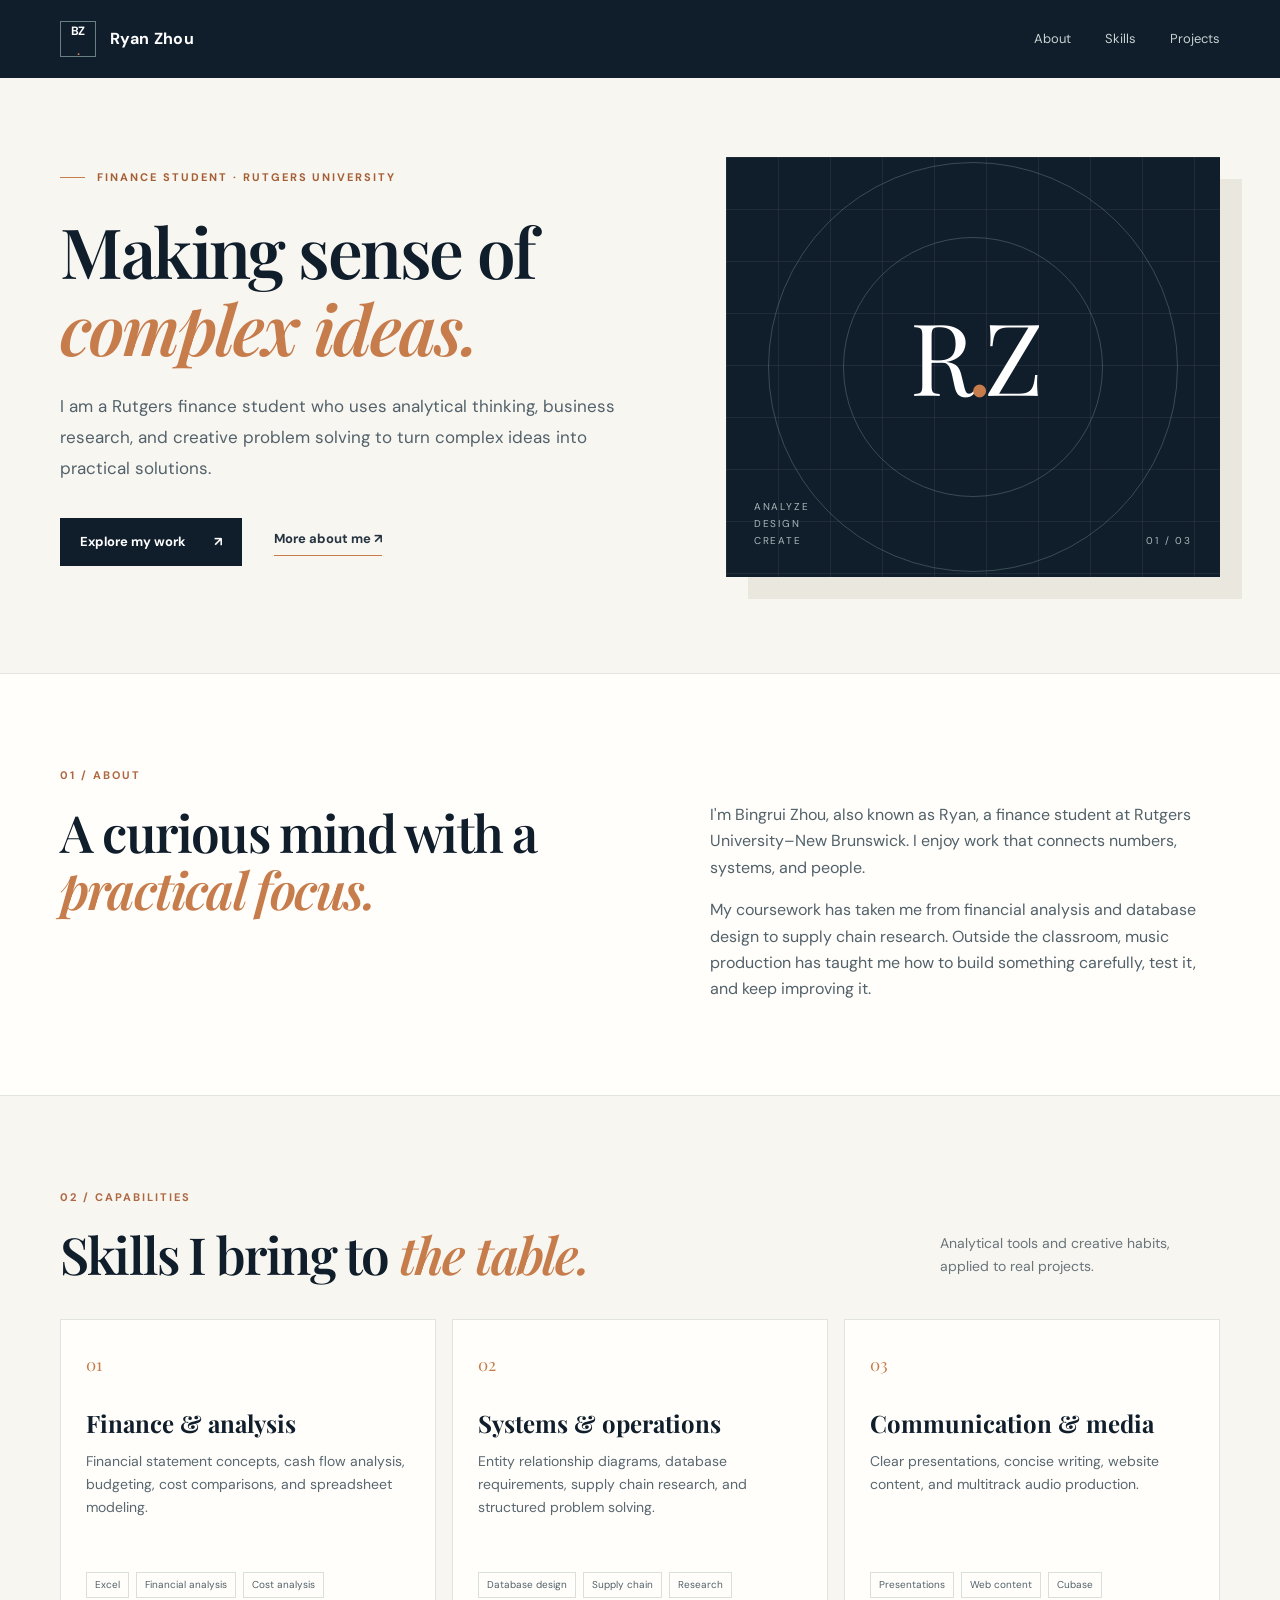
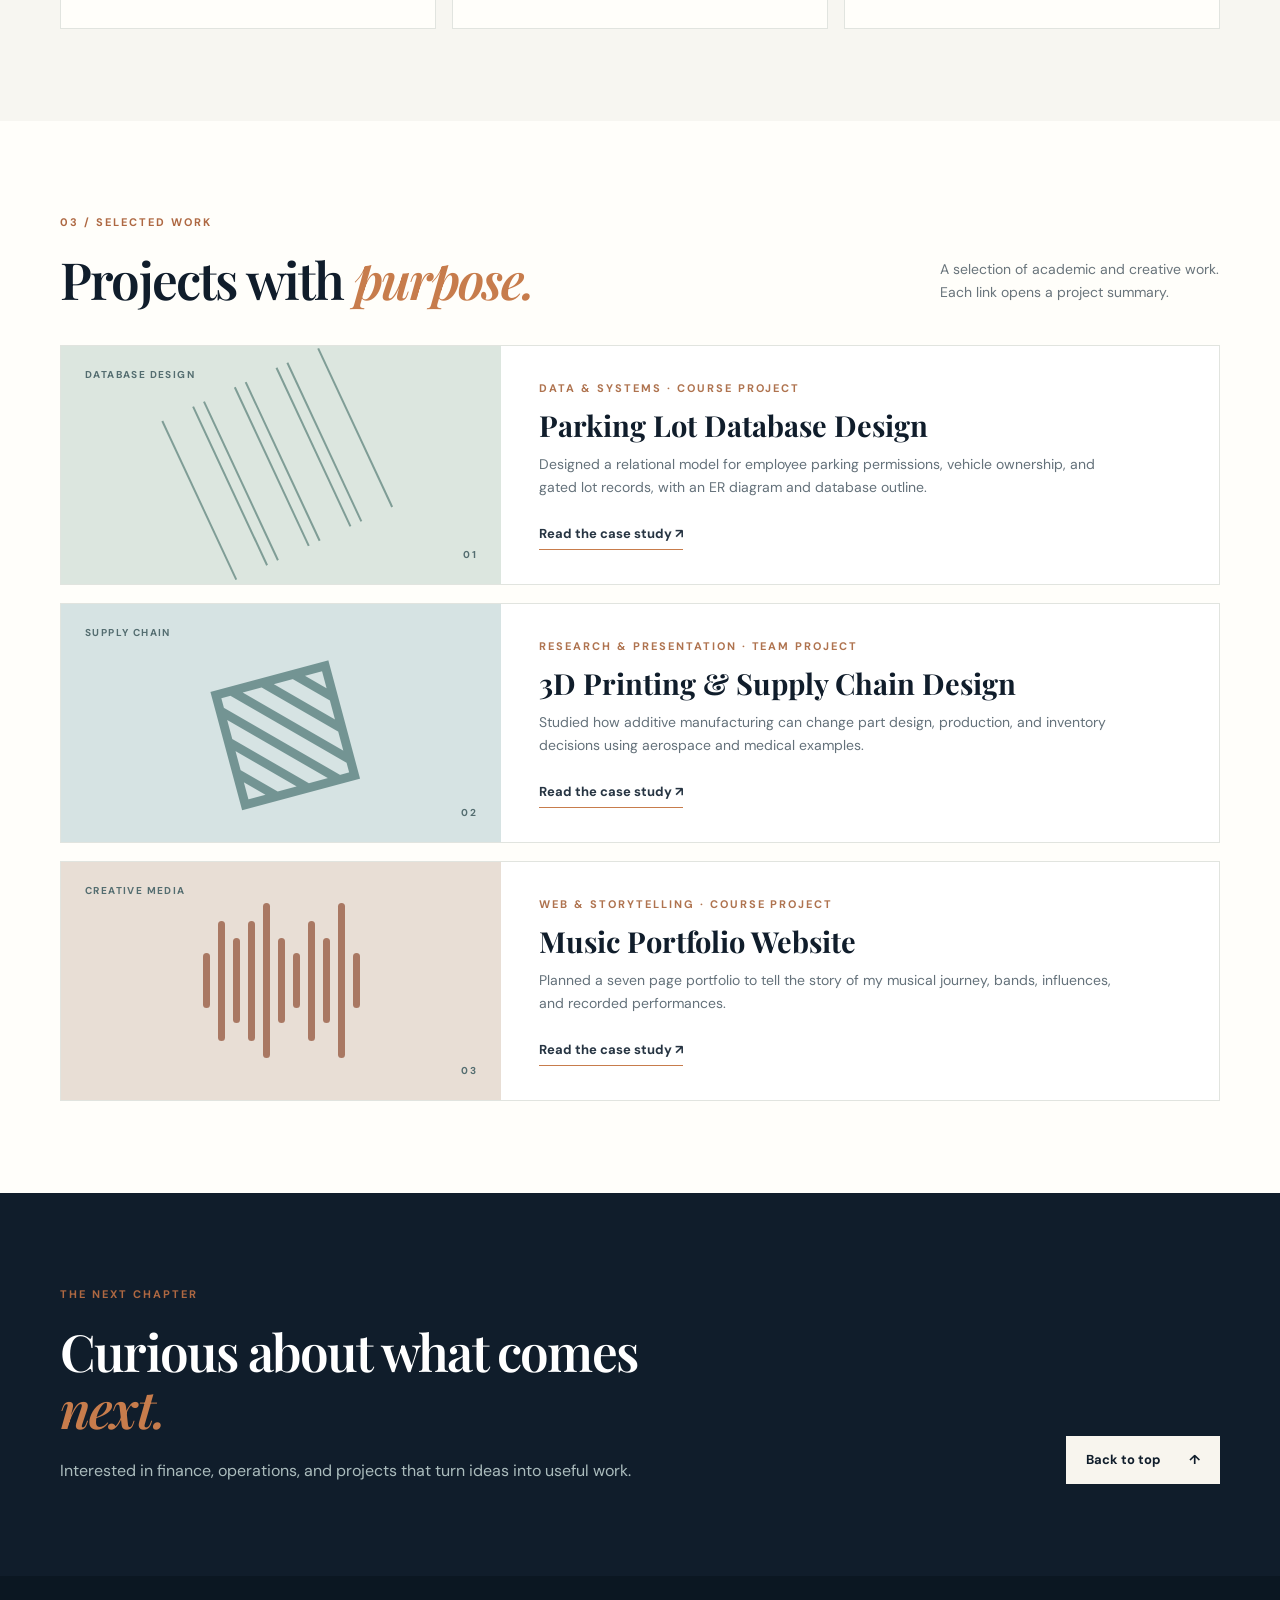
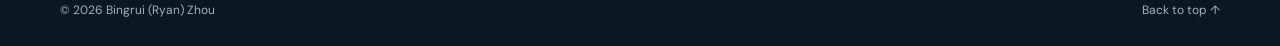
<file: index.html>
<!doctype html>
<html lang="en">
<head>
  <meta charset="utf-8">
  <meta name="viewport" content="width=device-width, initial-scale=1">
  <meta name="description" content="Bingrui (Ryan) Zhou's portfolio: finance, operations, database design, and creative projects.">
  <meta name="theme-color" content="#101d2b">
  <title>Bingrui (Ryan) Zhou | Portfolio</title>
  <link rel="stylesheet" href="styles.css">
</head>
<body>
  <a class="skip-link" href="#main">Skip to content</a>
  <header class="site-header">
    <nav class="nav wrap" aria-label="Main navigation">
      <a class="brand" href="#top" aria-label="Bingrui Zhou, back to top"><span class="brand-mark">BZ<span class="brand-dot">.</span></span><span>Ryan Zhou</span></a>
      <div class="nav-links"><a href="#about">About</a><a href="#skills">Skills</a><a href="#projects">Projects</a></div>
    </nav>
  </header>

  <main id="main">
    <section class="hero wrap" id="top" aria-labelledby="hero-title">
      <div class="hero-copy">
        <p class="eyebrow"><span class="eyebrow-line"></span> FINANCE STUDENT · RUTGERS UNIVERSITY</p>
        <h1 id="hero-title">Making sense of<br><em>complex ideas.</em></h1>
        <p class="statement">I am a Rutgers finance student who uses analytical thinking, business research, and creative problem solving to turn complex ideas into practical solutions.</p>
        <div class="hero-actions"><a class="button button-primary" href="#projects">Explore my work <span aria-hidden="true">↗</span></a><a class="text-link" href="#about">More about me <span aria-hidden="true">↗</span></a></div>
      </div>
      <div class="hero-art" aria-hidden="true"><div class="art-grid"></div><div class="orbit orbit-one"></div><div class="orbit orbit-two"></div><span class="art-initials">R<span>.</span>Z</span><span class="art-caption">ANALYZE<br>DESIGN<br>CREATE</span><span class="art-index">01 / 03</span></div>
    </section>

    <section class="about section" id="about" aria-labelledby="about-title"><div class="wrap section-grid"><div><p class="section-kicker">01 / ABOUT</p><h2 id="about-title">A curious mind with a <em>practical focus.</em></h2></div><div class="section-copy"><p>I'm Bingrui Zhou, also known as Ryan, a finance student at Rutgers University–New Brunswick. I enjoy work that connects numbers, systems, and people.</p><p>My coursework has taken me from financial analysis and database design to supply chain research. Outside the classroom, music production has taught me how to build something carefully, test it, and keep improving it.</p></div></div></section>

    <section class="skills section" id="skills" aria-labelledby="skills-title"><div class="wrap"><div class="section-heading"><div><p class="section-kicker">02 / CAPABILITIES</p><h2 id="skills-title">Skills I bring to <em>the table.</em></h2></div><p>Analytical tools and creative habits, applied to real projects.</p></div><div class="skill-grid">
      <article class="skill-card"><span class="skill-number">01</span><h3>Finance & analysis</h3><p>Financial statement concepts, cash flow analysis, budgeting, cost comparisons, and spreadsheet modeling.</p><div class="tags"><span>Excel</span><span>Financial analysis</span><span>Cost analysis</span></div></article>
      <article class="skill-card"><span class="skill-number">02</span><h3>Systems & operations</h3><p>Entity relationship diagrams, database requirements, supply chain research, and structured problem solving.</p><div class="tags"><span>Database design</span><span>Supply chain</span><span>Research</span></div></article>
      <article class="skill-card"><span class="skill-number">03</span><h3>Communication & media</h3><p>Clear presentations, concise writing, website content, and multitrack audio production.</p><div class="tags"><span>Presentations</span><span>Web content</span><span>Cubase</span></div></article>
    </div></div></section>

    <section class="projects section" id="projects" aria-labelledby="projects-title"><div class="wrap"><div class="section-heading"><div><p class="section-kicker">03 / SELECTED WORK</p><h2 id="projects-title">Projects with <em>purpose.</em></h2></div><p>A selection of academic and creative work. Each link opens a project summary.</p></div><div class="project-list">
      <article class="project-card"><div class="project-visual visual-parking" aria-hidden="true"><span class="visual-label">DATABASE DESIGN</span><span class="parking-lines"><i></i><i></i><i></i><i></i></span><span class="visual-number">01</span></div><div class="project-info"><p class="project-type">DATA & SYSTEMS · COURSE PROJECT</p><h3>Parking Lot Database Design</h3><p>Designed a relational model for employee parking permissions, vehicle ownership, and gated lot records, with an ER diagram and database outline.</p><a class="project-link" href="projects/parking-lot.html">Read the case study <span aria-hidden="true">↗</span></a></div></article>
      <article class="project-card"><div class="project-visual visual-print" aria-hidden="true"><span class="visual-label">SUPPLY CHAIN</span><span class="print-cube">▧</span><span class="visual-number">02</span></div><div class="project-info"><p class="project-type">RESEARCH & PRESENTATION · TEAM PROJECT</p><h3>3D Printing & Supply Chain Design</h3><p>Studied how additive manufacturing can change part design, production, and inventory decisions using aerospace and medical examples.</p><a class="project-link" href="projects/3d-printing.html">Read the case study <span aria-hidden="true">↗</span></a></div></article>
      <article class="project-card"><div class="project-visual visual-music" aria-hidden="true"><span class="visual-label">CREATIVE MEDIA</span><span class="waveform"><i></i><i></i><i></i><i></i><i></i><i></i><i></i><i></i><i></i><i></i><i></i></span><span class="visual-number">03</span></div><div class="project-info"><p class="project-type">WEB & STORYTELLING · COURSE PROJECT</p><h3>Music Portfolio Website</h3><p>Planned a seven page portfolio to tell the story of my musical journey, bands, influences, and recorded performances.</p><a class="project-link" href="projects/music-portfolio.html">Read the case study <span aria-hidden="true">↗</span></a></div></article>
    </div></div></section>

    <section class="contact section" aria-labelledby="closing-title"><div class="wrap contact-inner"><div><p class="section-kicker">THE NEXT CHAPTER</p><h2 id="closing-title">Curious about what comes <em>next.</em></h2><p>Interested in finance, operations, and projects that turn ideas into useful work.</p></div><a class="button button-light" href="#top">Back to top <span aria-hidden="true">↑</span></a></div></section>
  </main>
  <footer class="footer"><div class="wrap footer-inner"><span>© 2026 Bingrui (Ryan) Zhou</span><a href="#top">Back to top ↑</a></div></footer>
</body>
</html>
</file>
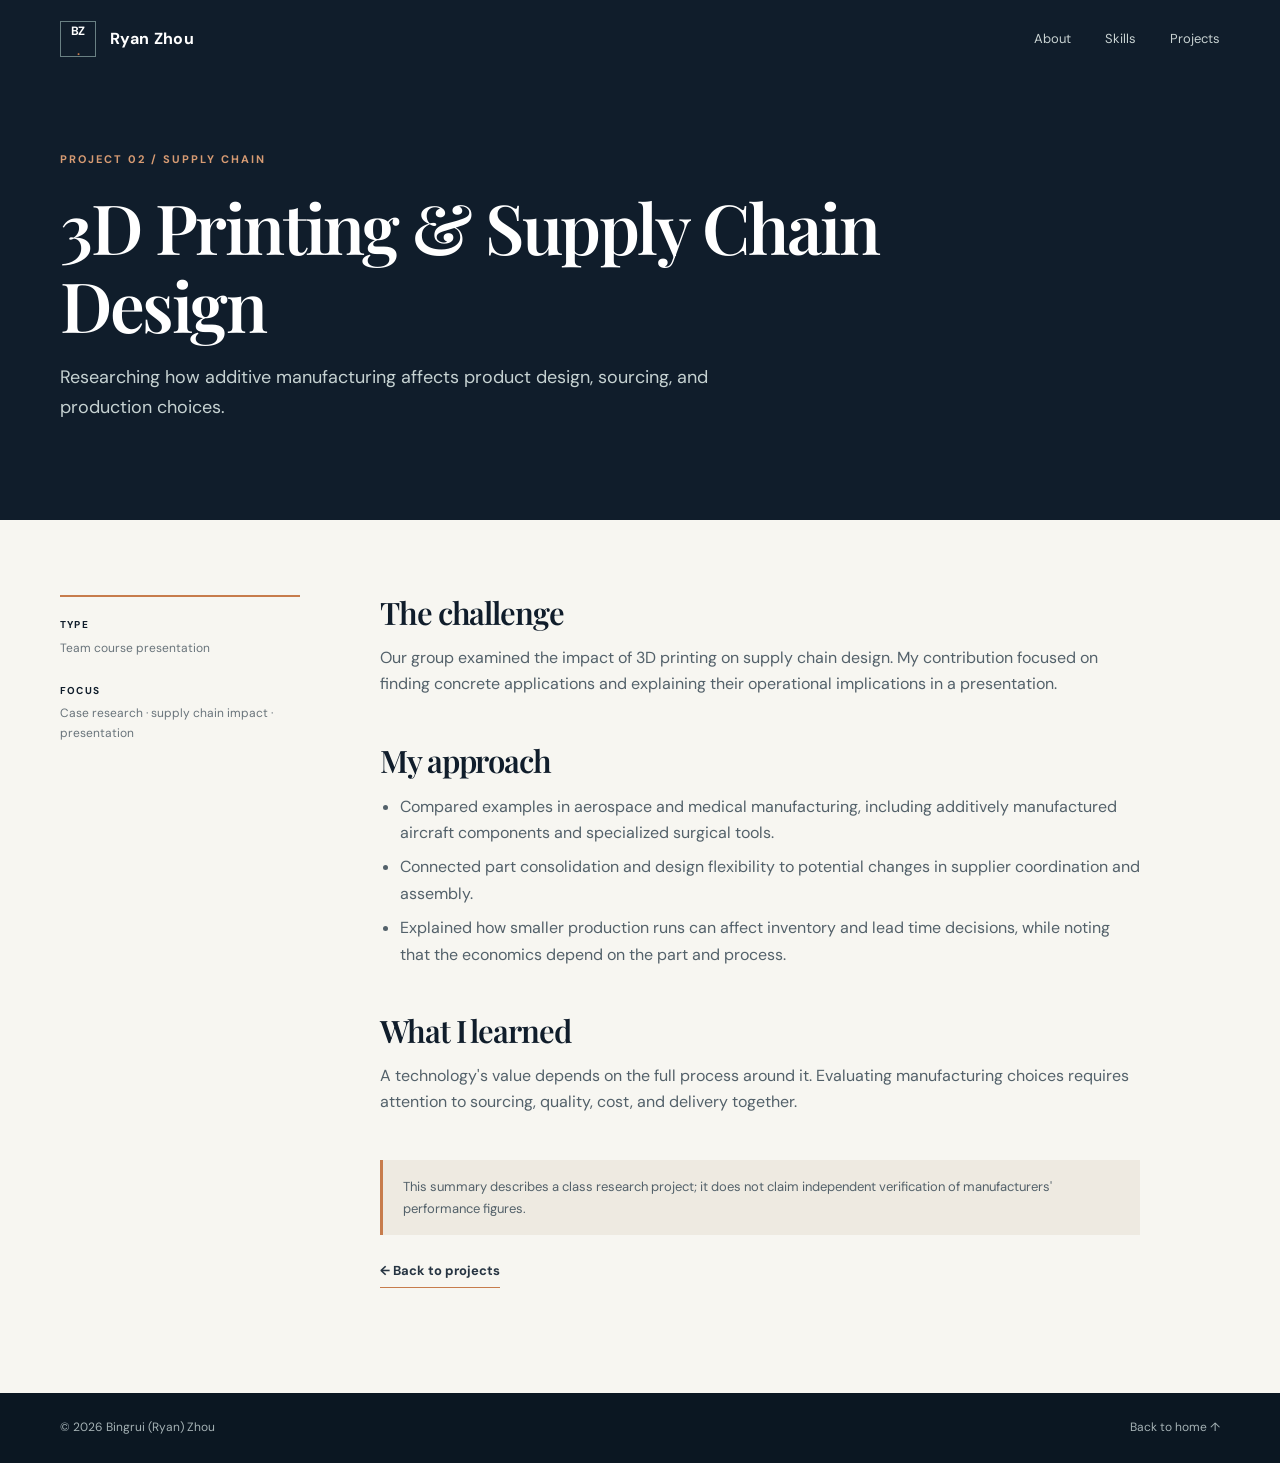
<file: 3d-printing.html>
<!doctype html><html lang="en"><head><meta charset="utf-8"><meta name="viewport" content="width=device-width, initial-scale=1"><meta name="description" content="3D printing and supply chain design case study by Bingrui Zhou."><title>3D Printing & Supply Chain Design | Ryan Zhou</title><link rel="stylesheet" href="../styles.css"></head><body><a class="skip-link" href="#main">Skip to content</a><header class="site-header"><nav class="nav wrap" aria-label="Main navigation"><a class="brand" href="../index.html"><span class="brand-mark">BZ<span class="brand-dot">.</span></span><span>Ryan Zhou</span></a><div class="nav-links"><a href="../index.html#about">About</a><a href="../index.html#skills">Skills</a><a href="../index.html#projects">Projects</a></div></nav></header><main id="main"><div class="case-hero"><div class="wrap"><p class="section-kicker">PROJECT 02 / SUPPLY CHAIN</p><h1>3D Printing & Supply Chain Design</h1><p>Researching how additive manufacturing affects product design, sourcing, and production choices.</p></div></div><div class="case-body wrap"><aside class="case-meta"><div><strong>TYPE</strong><p>Team course presentation</p></div><div><strong>FOCUS</strong><p>Case research · supply chain impact · presentation</p></div></aside><div class="case-content"><section><h2>The challenge</h2><p>Our group examined the impact of 3D printing on supply chain design. My contribution focused on finding concrete applications and explaining their operational implications in a presentation.</p></section><section><h2>My approach</h2><ul><li>Compared examples in aerospace and medical manufacturing, including additively manufactured aircraft components and specialized surgical tools.</li><li>Connected part consolidation and design flexibility to potential changes in supplier coordination and assembly.</li><li>Explained how smaller production runs can affect inventory and lead time decisions, while noting that the economics depend on the part and process.</li></ul></section><section><h2>What I learned</h2><p>A technology's value depends on the full process around it. Evaluating manufacturing choices requires attention to sourcing, quality, cost, and delivery together.</p></section><p class="note">This summary describes a class research project; it does not claim independent verification of manufacturers' performance figures.</p><a class="text-link case-back" href="../index.html#projects">← Back to projects</a></div></div></main><footer class="footer"><div class="wrap footer-inner"><span>© 2026 Bingrui (Ryan) Zhou</span><a href="../index.html#top">Back to home ↑</a></div></footer></body></html>
</file>
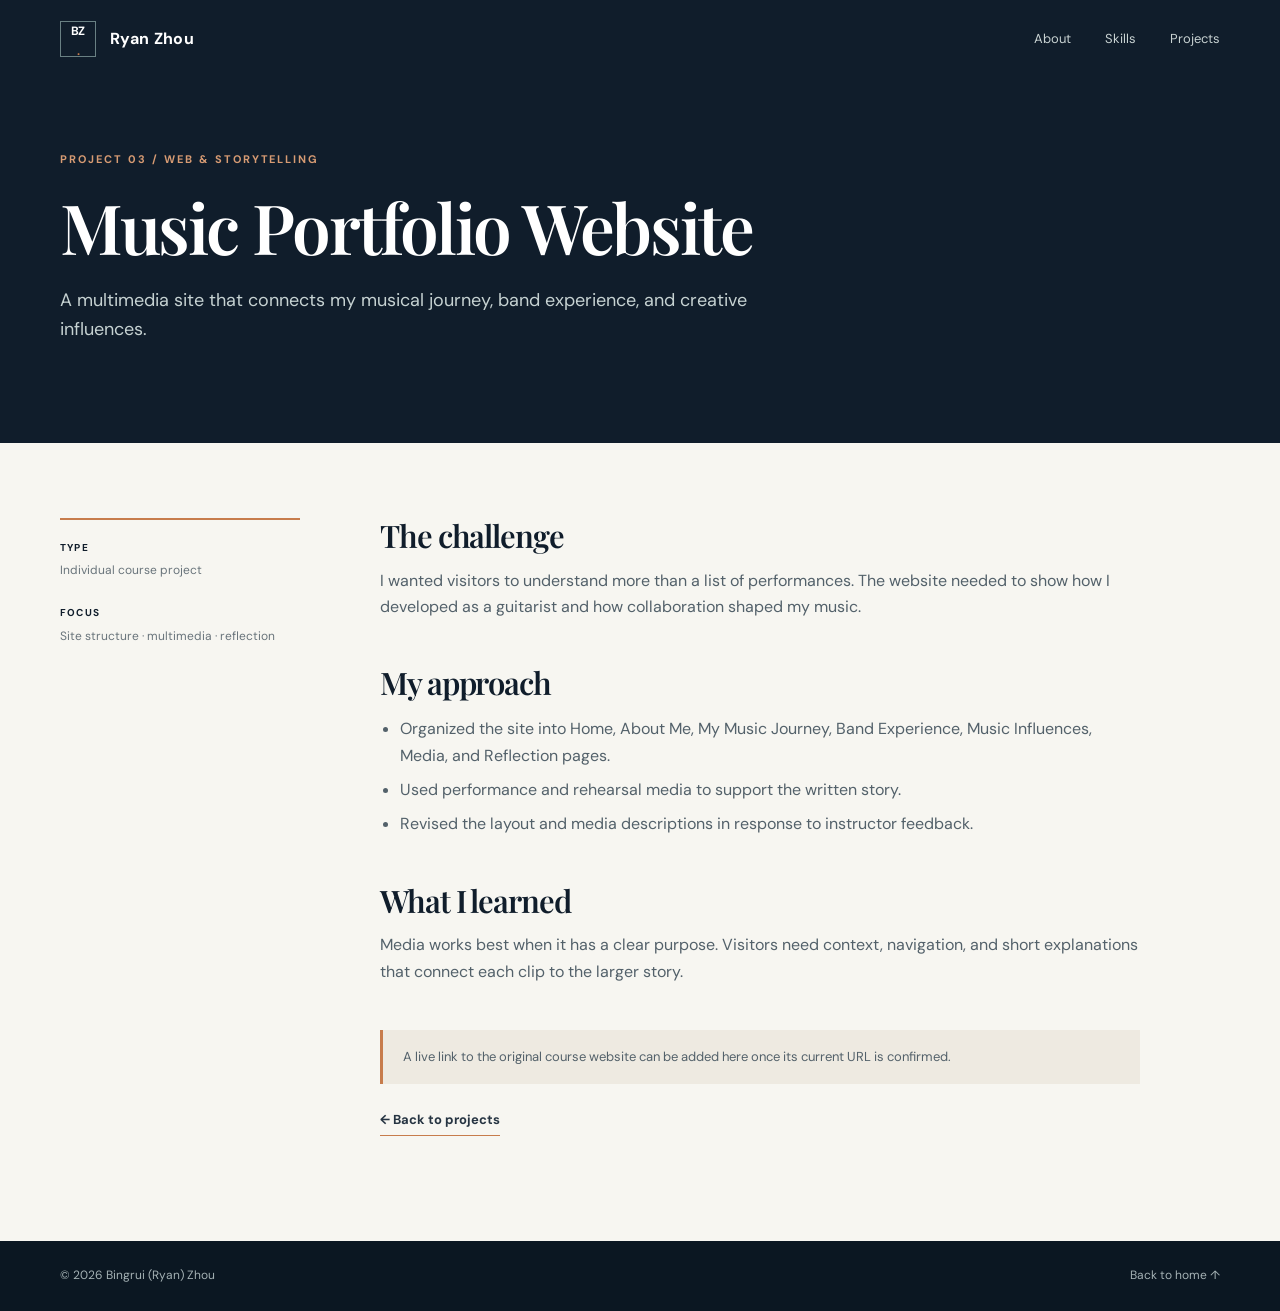
<file: music-portfolio.html>
<!doctype html><html lang="en"><head><meta charset="utf-8"><meta name="viewport" content="width=device-width, initial-scale=1"><meta name="description" content="Music portfolio website case study by Bingrui Zhou."><title>Music Portfolio Website | Ryan Zhou</title><link rel="stylesheet" href="../styles.css"></head><body><a class="skip-link" href="#main">Skip to content</a><header class="site-header"><nav class="nav wrap" aria-label="Main navigation"><a class="brand" href="../index.html"><span class="brand-mark">BZ<span class="brand-dot">.</span></span><span>Ryan Zhou</span></a><div class="nav-links"><a href="../index.html#about">About</a><a href="../index.html#skills">Skills</a><a href="../index.html#projects">Projects</a></div></nav></header><main id="main"><div class="case-hero"><div class="wrap"><p class="section-kicker">PROJECT 03 / WEB & STORYTELLING</p><h1>Music Portfolio Website</h1><p>A multimedia site that connects my musical journey, band experience, and creative influences.</p></div></div><div class="case-body wrap"><aside class="case-meta"><div><strong>TYPE</strong><p>Individual course project</p></div><div><strong>FOCUS</strong><p>Site structure · multimedia · reflection</p></div></aside><div class="case-content"><section><h2>The challenge</h2><p>I wanted visitors to understand more than a list of performances. The website needed to show how I developed as a guitarist and how collaboration shaped my music.</p></section><section><h2>My approach</h2><ul><li>Organized the site into Home, About Me, My Music Journey, Band Experience, Music Influences, Media, and Reflection pages.</li><li>Used performance and rehearsal media to support the written story.</li><li>Revised the layout and media descriptions in response to instructor feedback.</li></ul></section><section><h2>What I learned</h2><p>Media works best when it has a clear purpose. Visitors need context, navigation, and short explanations that connect each clip to the larger story.</p></section><p class="note">A live link to the original course website can be added here once its current URL is confirmed.</p><a class="text-link case-back" href="../index.html#projects">← Back to projects</a></div></div></main><footer class="footer"><div class="wrap footer-inner"><span>© 2026 Bingrui (Ryan) Zhou</span><a href="../index.html#top">Back to home ↑</a></div></footer></body></html>
</file>
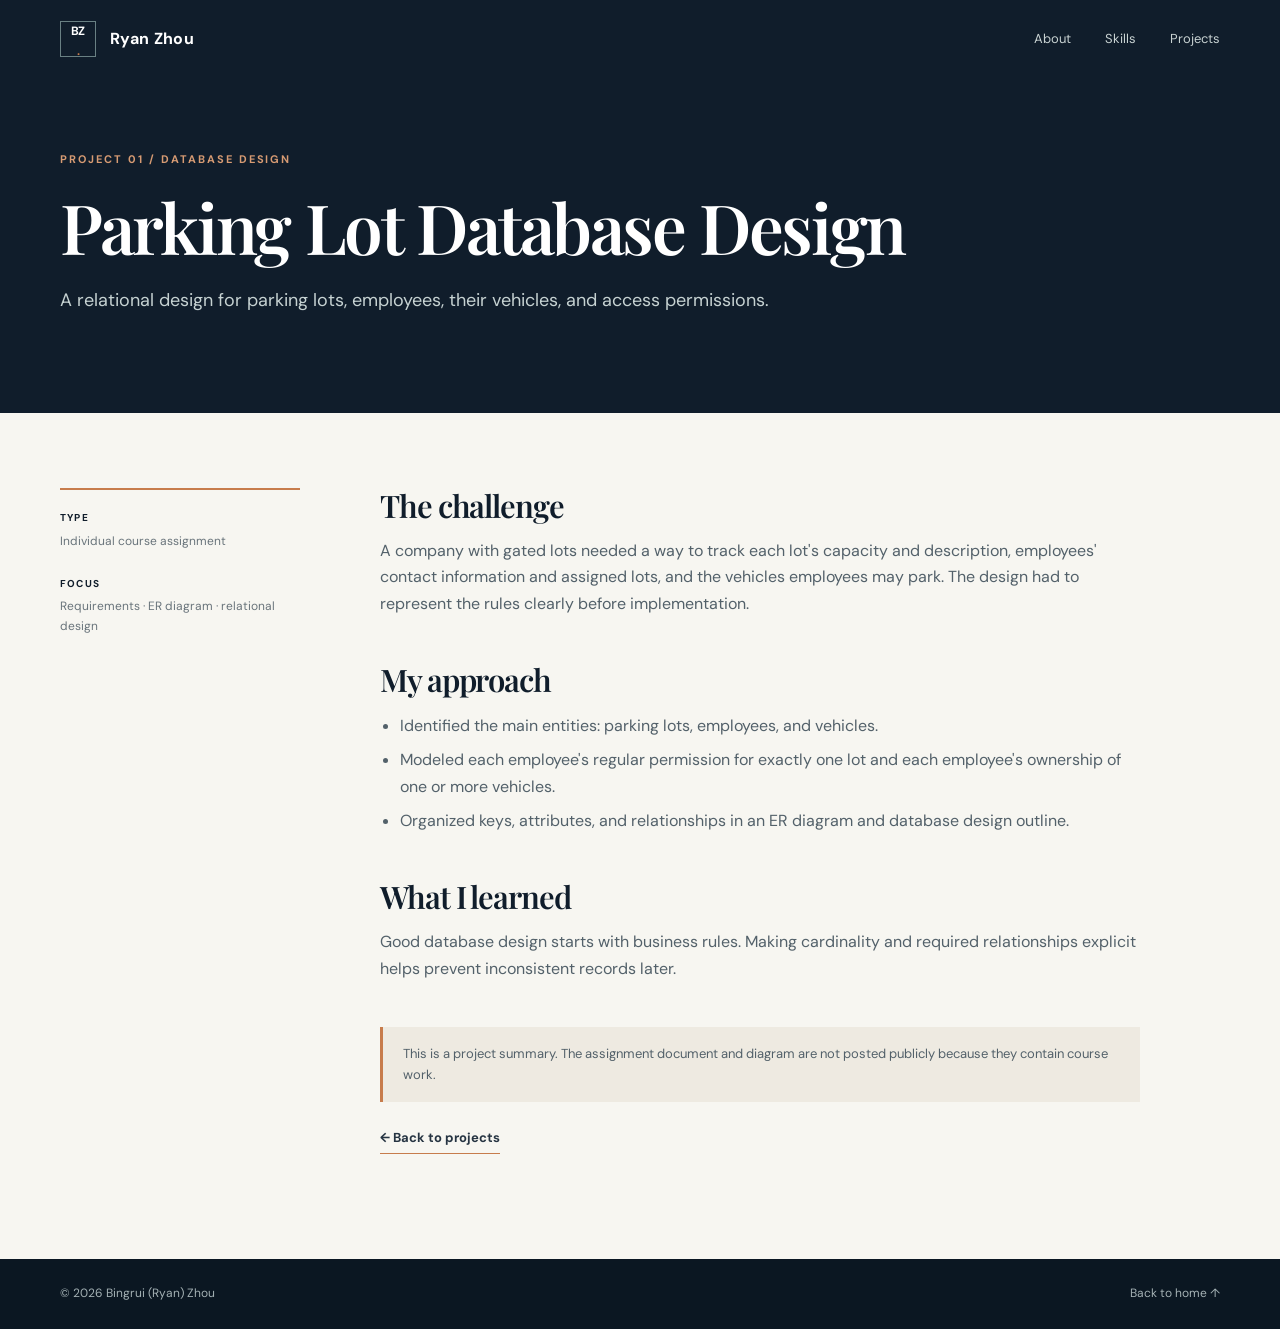
<file: parking-lot.html>
<!doctype html><html lang="en"><head><meta charset="utf-8"><meta name="viewport" content="width=device-width, initial-scale=1"><meta name="description" content="Parking lot database design case study by Bingrui Zhou."><title>Parking Lot Database Design | Ryan Zhou</title><link rel="stylesheet" href="../styles.css"></head><body><a class="skip-link" href="#main">Skip to content</a><header class="site-header"><nav class="nav wrap" aria-label="Main navigation"><a class="brand" href="../index.html"><span class="brand-mark">BZ<span class="brand-dot">.</span></span><span>Ryan Zhou</span></a><div class="nav-links"><a href="../index.html#about">About</a><a href="../index.html#skills">Skills</a><a href="../index.html#projects">Projects</a></div></nav></header><main id="main"><div class="case-hero"><div class="wrap"><p class="section-kicker">PROJECT 01 / DATABASE DESIGN</p><h1>Parking Lot Database Design</h1><p>A relational design for parking lots, employees, their vehicles, and access permissions.</p></div></div><div class="case-body wrap"><aside class="case-meta"><div><strong>TYPE</strong><p>Individual course assignment</p></div><div><strong>FOCUS</strong><p>Requirements · ER diagram · relational design</p></div></aside><div class="case-content"><section><h2>The challenge</h2><p>A company with gated lots needed a way to track each lot's capacity and description, employees' contact information and assigned lots, and the vehicles employees may park. The design had to represent the rules clearly before implementation.</p></section><section><h2>My approach</h2><ul><li>Identified the main entities: parking lots, employees, and vehicles.</li><li>Modeled each employee's regular permission for exactly one lot and each employee's ownership of one or more vehicles.</li><li>Organized keys, attributes, and relationships in an ER diagram and database design outline.</li></ul></section><section><h2>What I learned</h2><p>Good database design starts with business rules. Making cardinality and required relationships explicit helps prevent inconsistent records later.</p></section><p class="note">This is a project summary. The assignment document and diagram are not posted publicly because they contain course work.</p><a class="text-link case-back" href="../index.html#projects">← Back to projects</a></div></div></main><footer class="footer"><div class="wrap footer-inner"><span>© 2026 Bingrui (Ryan) Zhou</span><a href="../index.html#top">Back to home ↑</a></div></footer></body></html>
</file>
<file: styles.css>
@import url('https://fonts.googleapis.com/css2?family=DM+Sans:wght@400;500;600;700&family=Playfair+Display:ital,wght@0,600;1,600&display=swap');
:root{--navy:#101d2b;--navy-2:#182d3e;--cream:#f7f6f1;--paper:#fffefa;--ink:#263442;--muted:#69747b;--line:#e1e4df;--accent:#c77c4c;--green:#8ba8a1;--font: 'DM Sans',Arial,sans-serif;--display:'Playfair Display',Georgia,serif}
*{box-sizing:border-box}html{scroll-behavior:smooth}body{margin:0;background:var(--cream);color:var(--ink);font-family:var(--font);line-height:1.65}a{color:inherit}a:focus-visible{outline:3px solid var(--accent);outline-offset:4px}.wrap{width:min(1160px,calc(100% - 48px));margin:auto}.skip-link{position:absolute;left:16px;top:-60px;z-index:10;padding:8px 12px;background:white}.skip-link:focus{top:12px}.site-header{background:var(--navy);color:#fff}.nav{height:78px;display:flex;justify-content:space-between;align-items:center}.brand{display:inline-flex;align-items:center;gap:14px;text-decoration:none;font-weight:700;letter-spacing:.02em}.brand-mark{border:1px solid #698083;display:grid;place-items:center;width:36px;height:36px;font-size:12px;letter-spacing:-.08em}.brand-dot{color:var(--accent)}.nav-links{display:flex;gap:34px}.nav-links a{font-size:13px;color:#c8d2d2;text-decoration:none}.nav-links a:hover,.footer a:hover{color:#fff}.hero{min-height:595px;padding:65px 0 82px;display:grid;grid-template-columns:1fr .88fr;align-items:center;gap:9%}.eyebrow,.section-kicker,.project-type{font-size:11px;font-weight:700;letter-spacing:.18em}.eyebrow{display:flex;align-items:center;gap:12px;color:#a65f35}.eyebrow-line{width:25px;height:1px;background:var(--accent)}h1,h2,h3,p{margin-top:0}h1,h2{font-family:var(--display);font-weight:600;line-height:1.12;letter-spacing:-.035em}h1{font-size:clamp(44px,5.4vw,76px);color:var(--navy);margin:25px 0}h1 em,h2 em{color:var(--accent);font-weight:600}.statement{max-width:580px;color:#53616a;font-size:17px;line-height:1.8}.hero-actions{display:flex;align-items:center;gap:32px;margin-top:35px}.button{display:inline-flex;align-items:center;justify-content:space-between;gap:28px;padding:13px 20px;text-decoration:none;font-size:13px;font-weight:700;transition:transform .2s,background .2s}.button:hover{transform:translateY(-2px)}.button-primary{background:var(--navy);color:white}.button-primary:hover{background:#304555}.text-link,.project-link{font-size:13px;font-weight:700;text-decoration:none;border-bottom:1px solid var(--accent);padding-bottom:5px}.text-link:hover,.project-link:hover{color:#a65f35}.hero-art{height:420px;position:relative;overflow:hidden;background:var(--navy);color:white;box-shadow:22px 22px 0 #e9e7de}.art-grid{position:absolute;inset:0;background-image:linear-gradient(#ffffff10 1px,transparent 1px),linear-gradient(90deg,#ffffff10 1px,transparent 1px);background-size:52px 52px}.orbit{position:absolute;border:1px solid #8ba8a155;border-radius:50%;width:410px;height:410px;left:50%;top:50%;transform:translate(-50%,-50%)}.orbit-two{width:260px;height:260px}.art-initials{position:absolute;left:50%;top:47%;transform:translate(-50%,-50%);font-family:var(--display);font-size:100px;letter-spacing:-.08em;white-space:nowrap}.art-initials span{color:var(--accent)}.art-caption,.art-index{position:absolute;font-size:10px;letter-spacing:.18em;line-height:1.7;color:#a6bab9}.art-caption{left:28px;bottom:28px}.art-index{right:28px;bottom:28px}.section{padding:92px 0;scroll-margin-top:20px}.about{background:var(--paper);border-top:1px solid var(--line);border-bottom:1px solid var(--line)}.section-grid{display:grid;grid-template-columns:1fr 1fr;gap:12%;align-items:start}.section-kicker{color:#ae6842;margin-bottom:20px}.section h2{font-size:clamp(36px,4vw,53px);color:var(--navy);margin:0}.section-copy{font-size:16px;color:#52616a;padding-top:36px}.section-copy p:last-child{margin-bottom:0}.section-heading{display:flex;justify-content:space-between;align-items:end;gap:30px;margin-bottom:36px}.section-heading>p{max-width:280px;color:var(--muted);font-size:14px;margin-bottom:5px}.skill-grid{display:grid;grid-template-columns:repeat(3,1fr);gap:16px}.skill-card{padding:30px 25px;background:var(--paper);border:1px solid var(--line);min-height:310px;display:flex;flex-direction:column}.skill-number{font-family:var(--display);color:var(--accent);font-size:17px}.skill-card h3{font-family:var(--display);font-size:24px;line-height:1.2;margin:31px 0 12px;color:var(--navy)}.skill-card p{font-size:14px;color:#596770}.tags{display:flex;flex-wrap:wrap;gap:7px;margin-top:auto;padding-top:16px}.tags span{border:1px solid #d9dfdc;padding:4px 8px;color:#53616a;font-size:10px}.projects{background:var(--paper)}.project-list{display:grid;gap:18px}.project-card{display:grid;grid-template-columns:38% 1fr;border:1px solid var(--line);background:#fff;min-height:238px}.project-visual{position:relative;min-height:238px;overflow:hidden;display:grid;place-items:center}.visual-parking{background:#dce6df}.visual-print{background:#d6e3e3}.visual-music{background:#e8ded5}.visual-label,.visual-number{position:absolute;z-index:1;font-size:10px;letter-spacing:.14em;font-weight:700;color:#546d70}.visual-label{left:24px;top:21px}.visual-number{right:24px;bottom:20px}.parking-lines{position:absolute;width:180px;height:180px;display:flex;gap:10px;transform:rotate(-25deg)}.parking-lines i{display:block;border-left:2px solid #7f9d96;border-right:2px solid #7f9d96;width:36px;height:175px}.print-cube{font-size:160px;color:#739493;line-height:1;transform:rotate(-15deg)}.waveform{display:flex;align-items:center;gap:8px}.waveform i{width:7px;background:#a97863;height:55px;border-radius:6px}.waveform i:nth-child(2n){height:120px}.waveform i:nth-child(3n){height:85px}.waveform i:nth-child(5n){height:155px}.project-info{padding:30px 38px;align-self:center}.project-type{color:#af734f;margin-bottom:11px}.project-info h3{font-family:var(--display);font-size:29px;line-height:1.2;color:var(--navy);margin-bottom:10px}.project-info p:not(.project-type){font-size:14px;color:#64717a;max-width:580px}.project-link{display:inline-block;margin-top:10px}.contact{background:var(--navy);color:white}.contact-inner{display:flex;align-items:end;justify-content:space-between;gap:30px}.contact h2{color:white;max-width:650px}.contact p:not(.section-kicker){color:#abbcbd;margin:20px 0 0}.button-light{background:#f8f5ee;color:var(--navy);white-space:nowrap}.button-light:hover{background:#dfddd4}.footer{background:#0b1722;color:#a4b1b4;font-size:12px}.footer-inner{display:flex;justify-content:space-between;padding:25px 0}.footer a{text-decoration:none}.case-hero{background:var(--navy);color:white;padding:72px 0 80px}.case-hero .section-kicker{color:#d79b73}.case-hero h1{color:white;max-width:850px;margin:0 0 20px}.case-hero p:last-child{max-width:720px;font-size:18px;color:#c6d2d2}.case-body{display:grid;grid-template-columns:240px 1fr;gap:80px;padding-top:75px;padding-bottom:105px}.case-meta{border-top:2px solid var(--accent);padding-top:20px;font-size:12px;color:var(--muted)}.case-meta strong{display:block;color:var(--navy);letter-spacing:.12em;font-size:10px;margin:0 0 5px}.case-meta p{margin-bottom:24px}.case-content{max-width:760px}.case-content h2{font-size:31px;color:var(--navy);margin:0 0 15px}.case-content p,.case-content li{color:#53616a}.case-content section{margin-bottom:45px}.case-content ul{padding-left:20px}.case-content li{margin:8px 0}.case-back{display:inline-block;margin-top:12px}.note{border-left:3px solid var(--accent);background:#eeeae1;padding:16px 20px;font-size:13px;color:#59656b}
@media(max-width:800px){.hero{grid-template-columns:1fr;gap:40px;padding-top:50px}.hero-art{height:300px}.section-grid,.case-body{grid-template-columns:1fr;gap:18px}.section-copy{padding-top:0}.skill-grid{grid-template-columns:1fr}.skill-card{min-height:230px}.section-heading{align-items:start;flex-direction:column;gap:10px}.project-card{grid-template-columns:1fr}.project-visual{min-height:190px}.case-body{padding-top:55px}.case-meta{display:flex;gap:40px;flex-wrap:wrap}.case-meta p{margin-bottom:0}}
@media(max-width:520px){.wrap{width:min(100% - 32px,1160px)}.nav{height:auto;min-height:72px;align-items:start;flex-direction:column;padding:16px 0;gap:15px}.nav-links{gap:18px;flex-wrap:wrap}.nav-links a{font-size:12px}.hero{padding-bottom:70px}.hero-art{height:260px;box-shadow:12px 12px 0 #e9e7de}.art-initials{font-size:70px}.hero-actions{align-items:start;flex-direction:column;gap:20px}.section{padding:65px 0}.project-info{padding:25px}.contact-inner{align-items:start;flex-direction:column}.footer-inner{gap:12px;flex-direction:column}}
@media(prefers-reduced-motion:reduce){html{scroll-behavior:auto}.button{transition:none}}
</file>
